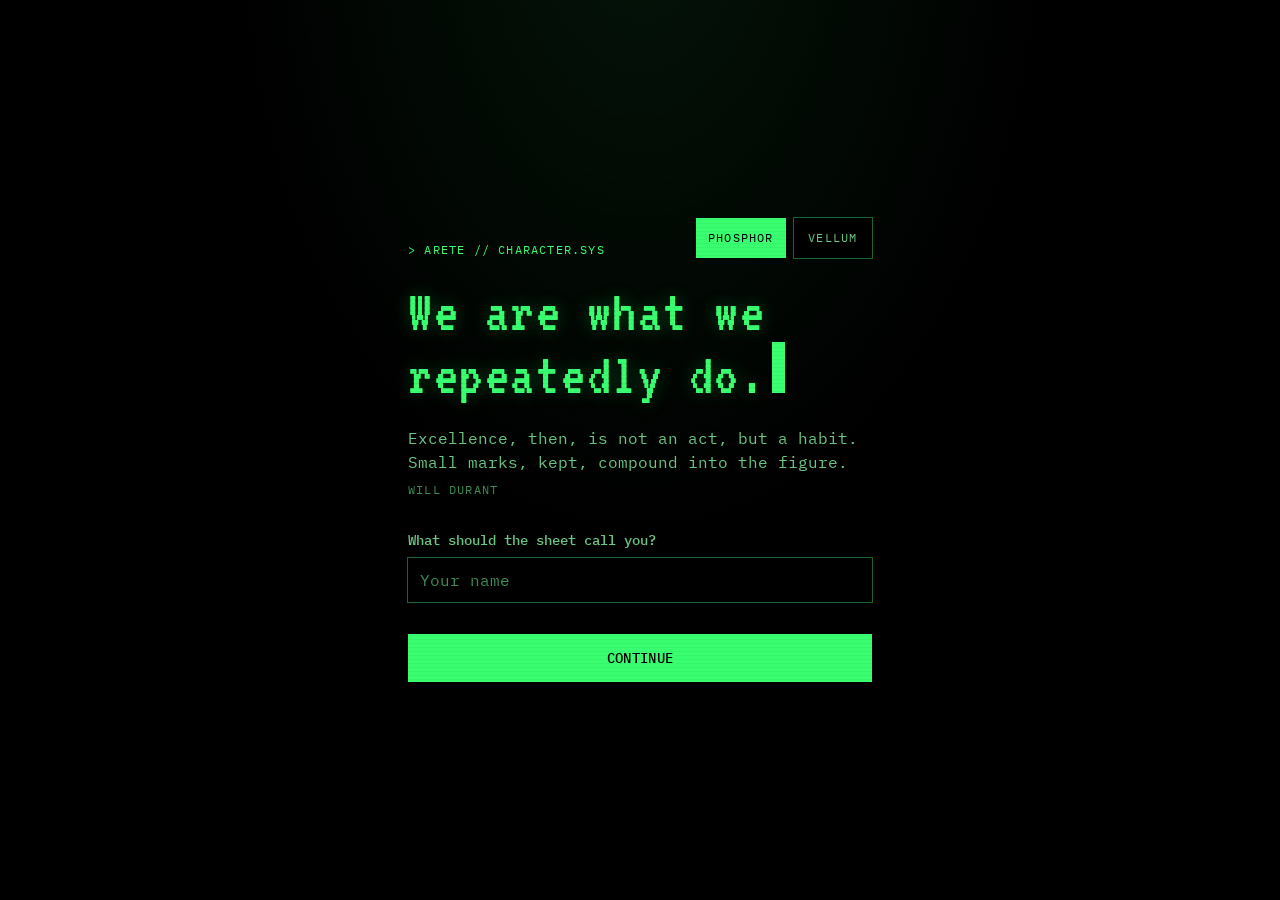
<file: index.html>
<!DOCTYPE html><html lang="en" class="antialiased"><head><meta charSet="utf-8"/><meta name="viewport" content="width=device-width, initial-scale=1"/><link rel="stylesheet" href="/assets/styles-DEzsxS85.css" data-precedence="default"/><link rel="stylesheet" href="https://fonts.googleapis.com/css2?family=Fraunces:opsz,wght@9..144,500;9..144,600&amp;family=IBM+Plex+Mono:wght@400;500;600&amp;family=VT323&amp;display=swap" data-precedence="default"/><title>Arête</title><meta name="description" content="A daily character sheet for the ideal you. Twenty marks. Five aspects."/><meta name="theme-color" content="#000000"/><meta name="apple-mobile-web-app-capable" content="yes"/><meta name="apple-mobile-web-app-title" content="Arête"/><meta name="apple-mobile-web-app-status-bar-style" content="black-translucent"/><link rel="modulepreload" href="/assets/index-C7gqMIcK.js"/><link rel="modulepreload" href="/assets/icons-h1r3RB-T.js"/><link rel="modulepreload" href="/assets/button-BshICICX.js"/><link rel="modulepreload" href="/assets/routes-DRcIa99C.js"/><link rel="modulepreload" href="/assets/card-B2ODcR4Z.js"/><link rel="modulepreload" href="/assets/psychology-BPgTAYSx.js"/><link rel="modulepreload" href="/assets/heatmap-CYT4aoVP.js"/><link rel="icon" type="image/svg+xml" href="/favicon.svg"/><link rel="manifest" href="/manifest.webmanifest"/><link rel="apple-touch-icon" href="/__grok/icon-180.png"/></head><body><main class="mx-auto flex min-h-dvh max-w-lg flex-col px-6 py-10 md:justify-center md:py-16"><div class="flex items-end justify-between gap-4"><p class="font-mono text-xs tracking-widest text-primary uppercase">&gt;<!-- --> Arete // character.sys</p><div role="group" aria-label="Look" class="flex gap-2 w-44 shrink-0"><button type="button" aria-pressed="true" class="h-10 flex-1 px-3 font-mono text-xs tracking-widest uppercase transition-colors duration-150 bg-primary text-primary-foreground">Phosphor</button><button type="button" aria-pressed="false" class="h-10 flex-1 px-3 font-mono text-xs tracking-widest uppercase transition-colors duration-150 bg-bg text-muted shadow-border hover:text-fg">Vellum</button></div></div><div class="mt-6 flex flex-col gap-8"><div><h1 class="font-display min-h-28 text-5xl tracking-wide sm:min-h-32 sm:text-6xl"><span class="caret" aria-hidden="true"></span></h1><p class="mt-4 text-muted transition-opacity duration-300 ease-out opacity-0">Excellence, then, is not an act, but a habit. Small marks, kept, compound into the figure.</p><p class="mt-2 font-mono text-xs tracking-widest text-subtle uppercase transition-opacity duration-300 opacity-0">Will Durant</p></div><div class="flex flex-col gap-8 transition-opacity duration-300 ease-out pointer-events-none opacity-0"><div class="flex flex-col gap-2"><label class="text-sm font-medium text-muted peer-disabled:cursor-not-allowed peer-disabled:opacity-50" for="name">What should the sheet call you?</label><input class="flex h-11 w-full rounded-none bg-bg px-3 py-2 font-mono text-base text-fg shadow-border transition-[box-shadow] duration-150 placeholder:text-subtle focus-visible:outline-none focus-visible:ring-2 focus-visible:ring-ring disabled:cursor-not-allowed disabled:opacity-50" id="name" placeholder="Your name" autoComplete="name" value=""/></div><button class="inline-flex items-center justify-center gap-2 whitespace-nowrap font-mono text-sm font-medium tracking-wide uppercase transition-[color,background-color,box-shadow,transform,opacity] duration-150 ease-out focus-visible:outline-none focus-visible:ring-2 focus-visible:ring-ring disabled:pointer-events-none disabled:opacity-50 [&amp;_svg]:pointer-events-none [&amp;_svg]:size-4 [&amp;_svg]:shrink-0 active:not-disabled:scale-[0.98] bg-primary text-primary-foreground hover:bg-primary/90 h-12 rounded-none px-6">Continue</button></div></div></main><section aria-label="Notifications alt+T" tabindex="-1" aria-live="polite" aria-relevant="additions text" aria-atomic="false" data-react-aria-top-layer="true"></section><script data-tsr-stream-part="">(self.$R=self.$R||{})["tsr"]=[];self.$_TSR={h(){this.hydrated=!0,this.c()},e(){this.streamEnded=!0,this.c()},c(){this.hydrated&&this.streamEnded&&(delete self.$_TSR,delete self.$R.tsr)},p(e){this.initialized?e():this.buffer.push(e)},buffer:[]};$_TSR.router=($R=>$R[0]={manifest:$R[1]={routes:$R[2]={__root__:$R[3]={preloads:$R[4]=["/assets/index-C7gqMIcK.js","/assets/icons-h1r3RB-T.js","/assets/button-BshICICX.js"],scripts:$R[5]=[$R[6]={attrs:$R[7]={type:"module",async:!0,src:"/assets/index-C7gqMIcK.js"}}]}}},matches:$R[8]=[$R[9]={i:"__root__",u:1791850312259,s:"success",ssr:!0}]})($R["tsr"]);$_TSR.e();{let s=document.currentScript,p;while((p=s.previousElementSibling)&&p.hasAttribute('data-tsr-stream-part'))p.remove();s.remove()}</script><script type="module" async="" src="/assets/index-C7gqMIcK.js"></script><script>document.currentScript.remove();/*$tsr-stream-boundary*/</script></body></html>
</file>
<file: assets/styles-DEzsxS85.css>
/*! tailwindcss v4.3.3 | MIT License | https://tailwindcss.com */
@layer properties{@supports (((-webkit-hyphens:none)) and (not (margin-trim:inline))) or ((-moz-orient:inline) and (not (color:rgb(from red r g b)))){*,:before,:after,::backdrop{--tw-translate-x:0;--tw-translate-y:0;--tw-translate-z:0;--tw-scale-x:1;--tw-scale-y:1;--tw-scale-z:1;--tw-rotate-x:initial;--tw-rotate-y:initial;--tw-rotate-z:initial;--tw-skew-x:initial;--tw-skew-y:initial;--tw-pan-x:initial;--tw-pan-y:initial;--tw-pinch-zoom:initial;--tw-space-y-reverse:0;--tw-space-x-reverse:0;--tw-divide-x-reverse:0;--tw-border-style:solid;--tw-divide-y-reverse:0;--tw-leading:initial;--tw-font-weight:initial;--tw-tracking:initial;--tw-ordinal:initial;--tw-slashed-zero:initial;--tw-numeric-figure:initial;--tw-numeric-spacing:initial;--tw-numeric-fraction:initial;--tw-shadow:0 0 #0000;--tw-shadow-color:initial;--tw-shadow-alpha:100%;--tw-inset-shadow:0 0 #0000;--tw-inset-shadow-color:initial;--tw-inset-shadow-alpha:100%;--tw-ring-color:initial;--tw-ring-shadow:0 0 #0000;--tw-inset-ring-color:initial;--tw-inset-ring-shadow:0 0 #0000;--tw-ring-inset:initial;--tw-ring-offset-width:0px;--tw-ring-offset-color:#fff;--tw-ring-offset-shadow:0 0 #0000;--tw-outline-style:solid;--tw-blur:initial;--tw-brightness:initial;--tw-contrast:initial;--tw-grayscale:initial;--tw-hue-rotate:initial;--tw-invert:initial;--tw-opacity:initial;--tw-saturate:initial;--tw-sepia:initial;--tw-drop-shadow:initial;--tw-drop-shadow-color:initial;--tw-drop-shadow-alpha:100%;--tw-drop-shadow-size:initial;--tw-backdrop-blur:initial;--tw-backdrop-brightness:initial;--tw-backdrop-contrast:initial;--tw-backdrop-grayscale:initial;--tw-backdrop-hue-rotate:initial;--tw-backdrop-invert:initial;--tw-backdrop-opacity:initial;--tw-backdrop-saturate:initial;--tw-backdrop-sepia:initial;--tw-duration:initial;--tw-ease:initial;--tw-content:""}}}@layer theme{:root,:host{--font-sans:"IBM Plex Mono", ui-monospace, "SF Mono", Menlo, Consolas, monospace;--font-mono:"IBM Plex Mono", ui-monospace, "SF Mono", Menlo, Consolas, monospace;--color-red-500:oklch(63.7% .237 25.331);--color-zinc-50:oklch(98.5% 0 none);--color-zinc-400:oklch(70.5% .015 286.067);--color-zinc-500:oklch(55.2% .016 285.938);--color-zinc-900:oklch(21% .006 285.885);--color-zinc-950:oklch(14.1% .005 285.823);--color-neutral-100:oklch(97% 0 none);--color-neutral-300:oklch(87% 0 none);--color-neutral-500:oklch(55.6% 0 none);--color-neutral-700:oklch(37.1% 0 none);--color-neutral-900:oklch(20.5% 0 none);--color-black:#000;--color-white:#fff;--spacing:.25rem;--container-xs:20rem;--container-sm:24rem;--container-md:28rem;--container-lg:32rem;--container-5xl:64rem;--text-xs:.75rem;--text-xs--line-height:calc(1 / .75);--text-sm:.875rem;--text-sm--line-height:calc(1.25 / .875);--text-base:1rem;--text-base--line-height:calc(1.5 / 1);--text-lg:1.125rem;--text-lg--line-height:calc(1.75 / 1.125);--text-xl:1.25rem;--text-xl--line-height:calc(1.75 / 1.25);--text-2xl:1.5rem;--text-2xl--line-height:calc(2 / 1.5);--text-3xl:1.875rem;--text-3xl--line-height:calc(2.25 / 1.875);--text-4xl:2.25rem;--text-4xl--line-height:calc(2.5 / 2.25);--text-5xl:3rem;--text-5xl--line-height:1;--text-6xl:3.75rem;--text-6xl--line-height:1;--font-weight-medium:500;--font-weight-semibold:600;--tracking-tight:-.025em;--tracking-wide:.025em;--tracking-widest:.1em;--leading-tight:1.25;--leading-snug:1.375;--leading-normal:1.5;--leading-relaxed:1.625;--radius-xs:0px;--radius-sm:0px;--radius-md:0px;--radius-lg:0px;--radius-xl:0px;--radius-2xl:1rem;--ease-in:cubic-bezier(.4, 0, 1, 1);--ease-out:cubic-bezier(.23, 1, .32, 1);--ease-in-out:cubic-bezier(.4, 0, .2, 1);--animate-pulse:pulse 2s cubic-bezier(.4, 0, .6, 1) infinite;--default-transition-duration:.15s;--default-transition-timing-function:cubic-bezier(.4, 0, .2, 1);--default-font-family:var(--font-sans);--default-mono-font-family:var(--font-mono);--font-display:"VT323", "IBM Plex Mono", ui-monospace, monospace;--color-bg:#000;--color-surface:#07140c;--color-elevated:#0d2418;--color-fg:#c8ffd4;--color-muted:#6dca86;--color-subtle:#3d8f58;--color-primary:#39ff70;--color-primary-foreground:#000;--color-background:#000;--color-foreground:#c8ffd4;--color-card:#07140c;--color-card-foreground:#c8ffd4;--color-border:#39ff7066;--color-ring:#39ff70;--color-good:#39ff70;--color-warn:#6dca86;--color-bad:#3d8f58;--shadow-border:0 0 0 1px #39ff7066;--shadow-border-hover:0 0 0 1px #39ff70;--ease-smooth-out:cubic-bezier(.22, 1, .36, 1)}}@layer base{*,:after,:before,::backdrop{box-sizing:border-box;border:0 solid;margin:0;padding:0}::file-selector-button{box-sizing:border-box;border:0 solid;margin:0;padding:0}html,:host{-webkit-text-size-adjust:100%;tab-size:4;line-height:1.5;font-family:var(--default-font-family,-apple-system, BlinkMacSystemFont, "Segoe UI", Roboto, "Helvetica Neue", "Noto Sans", Arial, sans-serif, "Apple Color Emoji", "Segoe UI Emoji", "Segoe UI Symbol", "Noto Color Emoji");font-feature-settings:var(--default-font-feature-settings,normal);font-variation-settings:var(--default-font-variation-settings,normal);-webkit-tap-highlight-color:transparent}hr{height:0;color:inherit;border-top-width:1px}abbr:where([title]){-webkit-text-decoration:underline dotted;text-decoration:underline dotted}h1,h2,h3,h4,h5,h6{font-size:inherit;font-weight:inherit}a{color:inherit;-webkit-text-decoration:inherit;-webkit-text-decoration:inherit;-webkit-text-decoration:inherit;-webkit-text-decoration:inherit;text-decoration:inherit}b,strong{font-weight:bolder}code,kbd,samp,pre{font-family:var(--default-mono-font-family,ui-monospace, SFMono-Regular, Menlo, Monaco, Consolas, "Liberation Mono", "Courier New", monospace);font-feature-settings:var(--default-mono-font-feature-settings,normal);font-variation-settings:var(--default-mono-font-variation-settings,normal);font-size:1em}small{font-size:80%}sub,sup{vertical-align:baseline;font-size:75%;line-height:0;position:relative}sub{bottom:-.25em}sup{top:-.5em}table{text-indent:0;border-color:inherit;border-collapse:collapse}:-moz-focusring:where(:not(iframe)){outline:auto}progress{vertical-align:baseline}summary{display:list-item}ol,ul,menu{list-style:none}img,svg,video,canvas,audio,iframe,embed,object{vertical-align:middle;display:block}img,video{max-width:100%;height:auto}button,input,select,optgroup,textarea{font:inherit;font-feature-settings:inherit;font-variation-settings:inherit;letter-spacing:inherit;color:inherit;opacity:1;background-color:#0000;border-radius:0}::file-selector-button{font:inherit;font-feature-settings:inherit;font-variation-settings:inherit;letter-spacing:inherit;color:inherit;opacity:1;background-color:#0000;border-radius:0}:where(select:is([multiple],[size])) optgroup{font-weight:bolder}:where(select:is([multiple],[size])) optgroup option{padding-inline-start:20px}::file-selector-button{margin-inline-end:4px}::placeholder{opacity:1}@supports (not ((-webkit-appearance:-apple-pay-button))) or (contain-intrinsic-size:1px){::placeholder{color:currentColor}@supports (color:color-mix(in lab, red, red)){::placeholder{color:color-mix(in oklab, currentcolor 50%, transparent)}}}textarea{resize:vertical}::-webkit-search-decoration{-webkit-appearance:none}::-webkit-date-and-time-value{min-height:1lh;text-align:inherit}::-webkit-datetime-edit{display:inline-flex}::-webkit-datetime-edit-fields-wrapper{padding:0}::-webkit-datetime-edit{padding-block:0}::-webkit-datetime-edit-year-field{padding-block:0}::-webkit-datetime-edit-month-field{padding-block:0}::-webkit-datetime-edit-day-field{padding-block:0}::-webkit-datetime-edit-hour-field{padding-block:0}::-webkit-datetime-edit-minute-field{padding-block:0}::-webkit-datetime-edit-second-field{padding-block:0}::-webkit-datetime-edit-millisecond-field{padding-block:0}::-webkit-datetime-edit-meridiem-field{padding-block:0}::-webkit-calendar-picker-indicator{line-height:1}:-moz-ui-invalid{box-shadow:none}button,input:where([type=button],[type=reset],[type=submit]){appearance:button}::file-selector-button{appearance:button}::-webkit-inner-spin-button{height:auto}::-webkit-outer-spin-button{height:auto}[hidden]:where(:not([hidden=until-found])){display:none!important}html{background:var(--color-bg);color:var(--color-fg);--lightningcss-light: ;--lightningcss-dark:initial;color-scheme:dark;-webkit-font-smoothing:antialiased;-moz-osx-font-smoothing:grayscale}body{background:radial-gradient(ellipse at 50% -10%, #39ff7014, transparent 46%), var(--color-bg);min-height:100dvh;color:var(--color-fg);font-family:var(--font-sans);line-height:1.5}h1,h2,h3{font-family:var(--font-display);text-wrap:balance;letter-spacing:.04em;color:var(--color-primary);text-shadow:0 0 18px #39ff7047;font-weight:400;line-height:1.05}p{text-wrap:pretty}button:not(:disabled),[role=button]:not(:disabled){cursor:pointer}*{border-color:var(--color-border)}::selection{background:var(--color-primary);color:var(--color-primary-foreground)}}@layer components;@layer utilities{.\@container{container-type:inline-size}.pointer-events-none{pointer-events:none}.collapse{visibility:collapse}.invisible{visibility:hidden}.visible{visibility:visible}.sr-only{clip-path:inset(50%);white-space:nowrap;border-width:0;width:1px;height:1px;margin:-1px;padding:0;position:absolute;overflow:hidden}.not-sr-only{clip-path:none;white-space:normal;width:auto;height:auto;margin:0;padding:0;position:static;overflow:visible}.absolute{position:absolute}.fixed{position:fixed}.relative{position:relative}.static{position:static}.sticky{position:sticky}.inset-0{inset:0}.inset-\[3px\]{inset:3px}.inset-x-0{inset-inline:0}.top-1\/2{top:50%}.top-4{top:calc(var(--spacing) * 4)}.right-1{right:var(--spacing)}.right-2{right:calc(var(--spacing) * 2)}.right-3{right:calc(var(--spacing) * 3)}.right-4{right:calc(var(--spacing) * 4)}.bottom-0{bottom:0}.left-1{left:var(--spacing)}.left-1\/2{left:50%}.left-2{left:calc(var(--spacing) * 2)}.left-3{left:calc(var(--spacing) * 3)}.left-4{left:calc(var(--spacing) * 4)}.isolate{isolation:isolate}.isolation-auto{isolation:auto}.z-40{z-index:40}.z-50{z-index:50}.container{width:100%}@media (width>=40rem){.container{max-width:40rem}}@media (width>=48rem){.container{max-width:48rem}}@media (width>=64rem){.container{max-width:64rem}}@media (width>=80rem){.container{max-width:80rem}}@media (width>=96rem){.container{max-width:96rem}}.mx-auto{margin-inline:auto}.mt-1{margin-top:var(--spacing)}.mt-2{margin-top:calc(var(--spacing) * 2)}.mt-3{margin-top:calc(var(--spacing) * 3)}.mt-4{margin-top:calc(var(--spacing) * 4)}.mt-6{margin-top:calc(var(--spacing) * 6)}.mb-2{margin-bottom:calc(var(--spacing) * 2)}.mb-3{margin-bottom:calc(var(--spacing) * 3)}.ml-px{margin-left:1px}.block{display:block}.contents{display:contents}.flex{display:flex}.flow-root{display:flow-root}.grid{display:grid}.hidden{display:none}.inline{display:inline}.inline-block{display:inline-block}.inline-flex{display:inline-flex}.inline-grid{display:inline-grid}.inline-table{display:inline-table}.list-item{display:list-item}.table{display:table}.table-caption{display:table-caption}.table-cell{display:table-cell}.table-column{display:table-column}.table-column-group{display:table-column-group}.table-footer-group{display:table-footer-group}.table-header-group{display:table-header-group}.table-row{display:table-row}.table-row-group{display:table-row-group}.aspect-square{aspect-ratio:1}.size-3{width:calc(var(--spacing) * 3);height:calc(var(--spacing) * 3)}.size-3\.5{width:calc(var(--spacing) * 3.5);height:calc(var(--spacing) * 3.5)}.size-4{width:calc(var(--spacing) * 4);height:calc(var(--spacing) * 4)}.size-5{width:calc(var(--spacing) * 5);height:calc(var(--spacing) * 5)}.size-10{width:calc(var(--spacing) * 10);height:calc(var(--spacing) * 10)}.size-11{width:calc(var(--spacing) * 11);height:calc(var(--spacing) * 11)}.size-full{width:100%;height:100%}.h-2{height:calc(var(--spacing) * 2)}.h-8{height:calc(var(--spacing) * 8)}.h-9{height:calc(var(--spacing) * 9)}.h-10{height:calc(var(--spacing) * 10)}.h-11{height:calc(var(--spacing) * 11)}.h-12{height:calc(var(--spacing) * 12)}.h-64{height:calc(var(--spacing) * 64)}.h-\[calc\(3\.5rem\+env\(safe-area-inset-bottom\)\)\]{height:calc(3.5rem + env(safe-area-inset-bottom))}.h-full{height:100%}.h-px{height:1px}.max-h-\[90dvh\]{max-height:90dvh}.min-h-11{min-height:calc(var(--spacing) * 11)}.min-h-24{min-height:calc(var(--spacing) * 24)}.min-h-28{min-height:calc(var(--spacing) * 28)}.min-h-dvh{min-height:100dvh}.min-h-screen{min-height:100vh}.w-4{width:calc(var(--spacing) * 4)}.w-8{width:calc(var(--spacing) * 8)}.w-14{width:calc(var(--spacing) * 14)}.w-24{width:calc(var(--spacing) * 24)}.w-44{width:calc(var(--spacing) * 44)}.w-52{width:calc(var(--spacing) * 52)}.w-60{width:calc(var(--spacing) * 60)}.w-64{width:calc(var(--spacing) * 64)}.w-\[calc\(100\%-2rem\)\]{width:calc(100% - 2rem)}.w-full{width:100%}.w-px{width:1px}.max-w-5xl{max-width:var(--container-5xl)}.max-w-lg{max-width:var(--container-lg)}.max-w-md{max-width:var(--container-md)}.max-w-sm{max-width:var(--container-sm)}.max-w-xs{max-width:var(--container-xs)}.min-w-0{min-width:0}.flex-1{flex:1}.shrink{flex-shrink:1}.shrink-0{flex-shrink:0}.grow{flex-grow:1}.border-collapse{border-collapse:collapse}.-translate-x-1\/2{--tw-translate-x:calc(calc(1 / 2 * 100%) * -1);translate:var(--tw-translate-x) var(--tw-translate-y)}.-translate-y-1\/2{--tw-translate-y:calc(calc(1 / 2 * 100%) * -1);translate:var(--tw-translate-x) var(--tw-translate-y)}.translate-none{translate:none}.scale-100{--tw-scale-x:100%;--tw-scale-y:100%;--tw-scale-z:100%;scale:var(--tw-scale-x) var(--tw-scale-y)}.scale-3d{scale:var(--tw-scale-x) var(--tw-scale-y) var(--tw-scale-z)}.scale-\[0\.25\]{scale:.25}.transform{transform:var(--tw-rotate-x,) var(--tw-rotate-y,) var(--tw-rotate-z,) var(--tw-skew-x,) var(--tw-skew-y,)}.animate-pulse{animation:var(--animate-pulse)}.cursor-pointer{cursor:pointer}.touch-pinch-zoom{--tw-pinch-zoom:pinch-zoom;touch-action:var(--tw-pan-x,) var(--tw-pan-y,) var(--tw-pinch-zoom,)}.resize{resize:both}.grid-cols-1{grid-template-columns:repeat(1,minmax(0,1fr))}.flex-col{flex-direction:column}.flex-col-reverse{flex-direction:column-reverse}.flex-wrap{flex-wrap:wrap}.place-items-center{place-items:center}.items-baseline{align-items:baseline}.items-center{align-items:center}.items-end{align-items:flex-end}.items-start{align-items:flex-start}.justify-between{justify-content:space-between}.justify-center{justify-content:center}.gap-1{gap:var(--spacing)}.gap-1\.5{gap:calc(var(--spacing) * 1.5)}.gap-2{gap:calc(var(--spacing) * 2)}.gap-3{gap:calc(var(--spacing) * 3)}.gap-4{gap:calc(var(--spacing) * 4)}.gap-6{gap:calc(var(--spacing) * 6)}.gap-8{gap:calc(var(--spacing) * 8)}:where(.space-y-3>:not(:last-child)){--tw-space-y-reverse:0;margin-block-start:calc(calc(var(--spacing) * 3) * var(--tw-space-y-reverse));margin-block-end:calc(calc(var(--spacing) * 3) * calc(1 - var(--tw-space-y-reverse)))}:where(.space-y-reverse>:not(:last-child)){--tw-space-y-reverse:1}:where(.space-x-reverse>:not(:last-child)){--tw-space-x-reverse:1}:where(.divide-x>:not(:last-child)){--tw-divide-x-reverse:0;border-inline-style:var(--tw-border-style);border-inline-start-width:calc(1px * var(--tw-divide-x-reverse));border-inline-end-width:calc(1px * calc(1 - var(--tw-divide-x-reverse)))}:where(.divide-y>:not(:last-child)){--tw-divide-y-reverse:0;border-bottom-style:var(--tw-border-style);border-top-style:var(--tw-border-style);border-top-width:calc(1px * var(--tw-divide-y-reverse));border-bottom-width:calc(1px * calc(1 - var(--tw-divide-y-reverse)))}:where(.divide-y-reverse>:not(:last-child)){--tw-divide-y-reverse:1}:where(.divide-border>:not(:last-child)){border-color:var(--color-border)}.truncate{text-overflow:ellipsis;white-space:nowrap;overflow:hidden}.overflow-hidden{overflow:hidden}.rounded{border-radius:.25rem}.rounded-2xl{border-radius:var(--radius-2xl)}.rounded-full{border-radius:2147483647px}.rounded-lg{border-radius:var(--radius-lg)}.rounded-md{border-radius:var(--radius-md)}.rounded-none{border-radius:0}.rounded-sm{border-radius:var(--radius-sm)}.rounded-xl{border-radius:var(--radius-xl)}.rounded-s{border-start-start-radius:.25rem;border-end-start-radius:.25rem}.rounded-ss{border-start-start-radius:.25rem}.rounded-e{border-start-end-radius:.25rem;border-end-end-radius:.25rem}.rounded-se{border-start-end-radius:.25rem}.rounded-ee{border-end-end-radius:.25rem}.rounded-es{border-end-start-radius:.25rem}.rounded-t{border-top-left-radius:.25rem;border-top-right-radius:.25rem}.rounded-l{border-top-left-radius:.25rem;border-bottom-left-radius:.25rem}.rounded-tl{border-top-left-radius:.25rem}.rounded-r{border-top-right-radius:.25rem;border-bottom-right-radius:.25rem}.rounded-tr{border-top-right-radius:.25rem}.rounded-b{border-bottom-right-radius:.25rem;border-bottom-left-radius:.25rem}.rounded-br{border-bottom-right-radius:.25rem}.rounded-bl{border-bottom-left-radius:.25rem}.border{border-style:var(--tw-border-style);border-width:1px}.border-0{border-style:var(--tw-border-style);border-width:0}.border-x{border-inline-style:var(--tw-border-style);border-inline-width:1px}.border-y{border-block-style:var(--tw-border-style);border-block-width:1px}.border-s{border-inline-start-style:var(--tw-border-style);border-inline-start-width:1px}.border-e{border-inline-end-style:var(--tw-border-style);border-inline-end-width:1px}.border-bs{border-block-start-style:var(--tw-border-style);border-block-start-width:1px}.border-be{border-block-end-style:var(--tw-border-style);border-block-end-width:1px}.border-t{border-top-style:var(--tw-border-style);border-top-width:1px}.border-r{border-right-style:var(--tw-border-style);border-right-width:1px}.border-b{border-bottom-style:var(--tw-border-style);border-bottom-width:1px}.border-l{border-left-style:var(--tw-border-style);border-left-width:1px}.border-border{border-color:var(--color-border)}.border-neutral-300{border-color:var(--color-neutral-300)}.bg-background{background-color:var(--color-background)}.bg-bad\/15{background-color:#3d8f5826}@supports (color:color-mix(in lab, red, red)){.bg-bad\/15{background-color:color-mix(in oklab, var(--color-bad) 15%, transparent)}}.bg-bg{background-color:var(--color-bg)}.bg-bg\/80{background-color:#000c}@supports (color:color-mix(in lab, red, red)){.bg-bg\/80{background-color:color-mix(in oklab, var(--color-bg) 80%, transparent)}}.bg-bg\/95{background-color:#000000f2}@supports (color:color-mix(in lab, red, red)){.bg-bg\/95{background-color:color-mix(in oklab, var(--color-bg) 95%, transparent)}}.bg-black{background-color:var(--color-black)}.bg-black\/10{background-color:#0000001a}@supports (color:color-mix(in lab, red, red)){.bg-black\/10{background-color:color-mix(in oklab, var(--color-black) 10%, transparent)}}.bg-border{background-color:var(--color-border)}.bg-card{background-color:var(--color-card)}.bg-elevated{background-color:var(--color-elevated)}.bg-good\/15{background-color:#39ff7026}@supports (color:color-mix(in lab, red, red)){.bg-good\/15{background-color:color-mix(in oklab, var(--color-good) 15%, transparent)}}.bg-primary{background-color:var(--color-primary)}.bg-primary\/20{background-color:#39ff7033}@supports (color:color-mix(in lab, red, red)){.bg-primary\/20{background-color:color-mix(in oklab, var(--color-primary) 20%, transparent)}}.bg-primary\/40{background-color:#39ff7066}@supports (color:color-mix(in lab, red, red)){.bg-primary\/40{background-color:color-mix(in oklab, var(--color-primary) 40%, transparent)}}.bg-primary\/60{background-color:#39ff7099}@supports (color:color-mix(in lab, red, red)){.bg-primary\/60{background-color:color-mix(in oklab, var(--color-primary) 60%, transparent)}}.bg-primary\/70{background-color:#39ff70b3}@supports (color:color-mix(in lab, red, red)){.bg-primary\/70{background-color:color-mix(in oklab, var(--color-primary) 70%, transparent)}}.bg-primary\/75{background-color:#39ff70bf}@supports (color:color-mix(in lab, red, red)){.bg-primary\/75{background-color:color-mix(in oklab, var(--color-primary) 75%, transparent)}}.bg-primary\/90{background-color:#39ff70e6}@supports (color:color-mix(in lab, red, red)){.bg-primary\/90{background-color:color-mix(in oklab, var(--color-primary) 90%, transparent)}}.bg-surface{background-color:var(--color-surface)}.bg-transparent{background-color:#0000}.bg-warn\/15{background-color:#6dca8626}@supports (color:color-mix(in lab, red, red)){.bg-warn\/15{background-color:color-mix(in oklab, var(--color-warn) 15%, transparent)}}.bg-zinc-50{background-color:var(--color-zinc-50)}.bg-repeat{background-repeat:repeat}.mask-no-clip{-webkit-mask-clip:no-clip;mask-clip:no-clip}.mask-repeat{-webkit-mask-repeat:repeat;mask-repeat:repeat}.object-cover{object-fit:cover}.p-2{padding:calc(var(--spacing) * 2)}.p-3{padding:calc(var(--spacing) * 3)}.p-5{padding:calc(var(--spacing) * 5)}.p-6{padding:calc(var(--spacing) * 6)}.p-8{padding:calc(var(--spacing) * 8)}.p-\[16px\]{padding:16px}.px-2{padding-inline:calc(var(--spacing) * 2)}.px-2\.5{padding-inline:calc(var(--spacing) * 2.5)}.px-3{padding-inline:calc(var(--spacing) * 3)}.px-4{padding-inline:calc(var(--spacing) * 4)}.px-5{padding-inline:calc(var(--spacing) * 5)}.px-6{padding-inline:calc(var(--spacing) * 6)}.py-0\.5{padding-block:calc(var(--spacing) * .5)}.py-1\.5{padding-block:calc(var(--spacing) * 1.5)}.py-2{padding-block:calc(var(--spacing) * 2)}.py-3{padding-block:calc(var(--spacing) * 3)}.py-10{padding-block:calc(var(--spacing) * 10)}.pt-0{padding-top:0}.pt-4{padding-top:calc(var(--spacing) * 4)}.pt-8{padding-top:calc(var(--spacing) * 8)}.pr-3\.5{padding-right:calc(var(--spacing) * 3.5)}.pr-6{padding-right:calc(var(--spacing) * 6)}.pr-8{padding-right:calc(var(--spacing) * 8)}.pb-4{padding-bottom:calc(var(--spacing) * 4)}.pb-6{padding-bottom:calc(var(--spacing) * 6)}.pb-8{padding-bottom:calc(var(--spacing) * 8)}.pb-10{padding-bottom:calc(var(--spacing) * 10)}.pb-\[calc\(4\.5rem\+env\(safe-area-inset-bottom\)\)\]{padding-bottom:calc(4.5rem + env(safe-area-inset-bottom))}.pb-\[env\(safe-area-inset-bottom\)\]{padding-bottom:env(safe-area-inset-bottom)}.pl-4{padding-left:calc(var(--spacing) * 4)}.text-center{text-align:center}.text-right{text-align:right}.font-\[Figtree\,ui-sans-serif\,system-ui\,sans-serif\]{font-family:Figtree,ui-sans-serif,system-ui,sans-serif}.font-display{font-family:var(--font-display)}.font-mono{font-family:var(--font-mono)}.text-2xl{font-size:var(--text-2xl);line-height:var(--tw-leading,var(--text-2xl--line-height))}.text-3xl{font-size:var(--text-3xl);line-height:var(--tw-leading,var(--text-3xl--line-height))}.text-4xl{font-size:var(--text-4xl);line-height:var(--tw-leading,var(--text-4xl--line-height))}.text-5xl{font-size:var(--text-5xl);line-height:var(--tw-leading,var(--text-5xl--line-height))}.text-6xl{font-size:var(--text-6xl);line-height:var(--tw-leading,var(--text-6xl--line-height))}.text-base{font-size:var(--text-base);line-height:var(--tw-leading,var(--text-base--line-height))}.text-lg{font-size:var(--text-lg);line-height:var(--tw-leading,var(--text-lg--line-height))}.text-sm{font-size:var(--text-sm);line-height:var(--tw-leading,var(--text-sm--line-height))}.text-xl{font-size:var(--text-xl);line-height:var(--tw-leading,var(--text-xl--line-height))}.text-xs{font-size:var(--text-xs);line-height:var(--tw-leading,var(--text-xs--line-height))}.text-\[13px\]{font-size:13px}.leading-none{--tw-leading:1;line-height:1}.leading-relaxed{--tw-leading:var(--leading-relaxed);line-height:var(--leading-relaxed)}.font-medium{--tw-font-weight:var(--font-weight-medium);font-weight:var(--font-weight-medium)}.font-semibold{--tw-font-weight:var(--font-weight-semibold);font-weight:var(--font-weight-semibold)}.tracking-tight{--tw-tracking:var(--tracking-tight);letter-spacing:var(--tracking-tight)}.tracking-wide{--tw-tracking:var(--tracking-wide);letter-spacing:var(--tracking-wide)}.tracking-widest{--tw-tracking:var(--tracking-widest);letter-spacing:var(--tracking-widest)}.text-balance{text-wrap:balance}.text-wrap{text-wrap:wrap}.break-words{overflow-wrap:break-word}.text-clip{text-overflow:clip}.text-ellipsis{text-overflow:ellipsis}.whitespace-nowrap{white-space:nowrap}.whitespace-pre-wrap{white-space:pre-wrap}.text-bad{color:var(--color-bad)}.text-bg{color:var(--color-bg)}.text-card-foreground{color:var(--color-card-foreground)}.text-elevated{color:var(--color-elevated)}.text-fg{color:var(--color-fg)}.text-foreground{color:var(--color-foreground)}.text-good{color:var(--color-good)}.text-muted{color:var(--color-muted)}.text-neutral-500{color:var(--color-neutral-500)}.text-primary{color:var(--color-primary)}.text-primary-foreground{color:var(--color-primary-foreground)}.text-red-500{color:var(--color-red-500)}.text-subtle{color:var(--color-subtle)}.text-warn{color:var(--color-warn)}.text-white{color:var(--color-white)}.text-zinc-500{color:var(--color-zinc-500)}.text-zinc-900{color:var(--color-zinc-900)}.capitalize{text-transform:capitalize}.lowercase{text-transform:lowercase}.normal-case{text-transform:none}.uppercase{text-transform:uppercase}.italic{font-style:italic}.not-italic{font-style:normal}.diagonal-fractions{--tw-numeric-fraction:diagonal-fractions;font-variant-numeric:var(--tw-ordinal,) var(--tw-slashed-zero,) var(--tw-numeric-figure,) var(--tw-numeric-spacing,) var(--tw-numeric-fraction,)}.lining-nums{--tw-numeric-figure:lining-nums;font-variant-numeric:var(--tw-ordinal,) var(--tw-slashed-zero,) var(--tw-numeric-figure,) var(--tw-numeric-spacing,) var(--tw-numeric-fraction,)}.oldstyle-nums{--tw-numeric-figure:oldstyle-nums;font-variant-numeric:var(--tw-ordinal,) var(--tw-slashed-zero,) var(--tw-numeric-figure,) var(--tw-numeric-spacing,) var(--tw-numeric-fraction,)}.ordinal{--tw-ordinal:ordinal;font-variant-numeric:var(--tw-ordinal,) var(--tw-slashed-zero,) var(--tw-numeric-figure,) var(--tw-numeric-spacing,) var(--tw-numeric-fraction,)}.proportional-nums{--tw-numeric-spacing:proportional-nums;font-variant-numeric:var(--tw-ordinal,) var(--tw-slashed-zero,) var(--tw-numeric-figure,) var(--tw-numeric-spacing,) var(--tw-numeric-fraction,)}.slashed-zero{--tw-slashed-zero:slashed-zero;font-variant-numeric:var(--tw-ordinal,) var(--tw-slashed-zero,) var(--tw-numeric-figure,) var(--tw-numeric-spacing,) var(--tw-numeric-fraction,)}.stacked-fractions{--tw-numeric-fraction:stacked-fractions;font-variant-numeric:var(--tw-ordinal,) var(--tw-slashed-zero,) var(--tw-numeric-figure,) var(--tw-numeric-spacing,) var(--tw-numeric-fraction,)}.tabular-nums{--tw-numeric-spacing:tabular-nums;font-variant-numeric:var(--tw-ordinal,) var(--tw-slashed-zero,) var(--tw-numeric-figure,) var(--tw-numeric-spacing,) var(--tw-numeric-fraction,)}.normal-nums{font-variant-numeric:normal}.line-through{text-decoration-line:line-through}.no-underline{text-decoration-line:none}.overline{text-decoration-line:overline}.underline{text-decoration-line:underline}.underline-offset-4{text-underline-offset:4px}.antialiased{-webkit-font-smoothing:antialiased;-moz-osx-font-smoothing:grayscale}.subpixel-antialiased{-webkit-font-smoothing:auto;-moz-osx-font-smoothing:auto}.opacity-0{opacity:0}.opacity-70{opacity:.7}.opacity-100{opacity:1}.shadow{--tw-shadow:0 1px 3px 0 var(--tw-shadow-color,#0000001a), 0 1px 2px -1px var(--tw-shadow-color,#0000001a);box-shadow:var(--tw-inset-shadow), var(--tw-inset-ring-shadow), var(--tw-ring-offset-shadow), var(--tw-ring-shadow), var(--tw-shadow)}.shadow-border{--tw-shadow:0 0 0 1px var(--tw-shadow-color,#39ff7066);box-shadow:var(--tw-inset-shadow), var(--tw-inset-ring-shadow), var(--tw-ring-offset-shadow), var(--tw-ring-shadow), var(--tw-shadow)}.ring{--tw-ring-shadow:var(--tw-ring-inset,) 0 0 0 calc(1px + var(--tw-ring-offset-width)) var(--tw-ring-color,currentcolor);box-shadow:var(--tw-inset-shadow), var(--tw-inset-ring-shadow), var(--tw-ring-offset-shadow), var(--tw-ring-shadow), var(--tw-shadow)}.inset-ring{--tw-inset-ring-shadow:inset 0 0 0 1px var(--tw-inset-ring-color,currentcolor);box-shadow:var(--tw-inset-shadow), var(--tw-inset-ring-shadow), var(--tw-ring-offset-shadow), var(--tw-ring-shadow), var(--tw-shadow)}.ring-ring{--tw-ring-color:var(--color-ring)}.outline,.outline-1{outline-style:var(--tw-outline-style);outline-width:1px}.-outline-offset-1{outline-offset:calc(1px * -1)}.outline-black\/10{outline-color:#0000001a}@supports (color:color-mix(in lab, red, red)){.outline-black\/10{outline-color:color-mix(in oklab, var(--color-black) 10%, transparent)}}.blur{--tw-blur:blur(8px);filter:var(--tw-blur,) var(--tw-brightness,) var(--tw-contrast,) var(--tw-grayscale,) var(--tw-hue-rotate,) var(--tw-invert,) var(--tw-saturate,) var(--tw-sepia,) var(--tw-drop-shadow,)}.blur-\[4px\]{--tw-blur:blur(4px);filter:var(--tw-blur,) var(--tw-brightness,) var(--tw-contrast,) var(--tw-grayscale,) var(--tw-hue-rotate,) var(--tw-invert,) var(--tw-saturate,) var(--tw-sepia,) var(--tw-drop-shadow,)}.blur-none{--tw-blur: ;filter:var(--tw-blur,) var(--tw-brightness,) var(--tw-contrast,) var(--tw-grayscale,) var(--tw-hue-rotate,) var(--tw-invert,) var(--tw-saturate,) var(--tw-sepia,) var(--tw-drop-shadow,)}.drop-shadow{--tw-drop-shadow-size:drop-shadow(0 1px 2px var(--tw-drop-shadow-color,#0000001a)) drop-shadow(0 1px 1px var(--tw-drop-shadow-color,#0000000f));--tw-drop-shadow:drop-shadow(0 1px 2px #0000001a) drop-shadow(0 1px 1px #0000000f);filter:var(--tw-blur,) var(--tw-brightness,) var(--tw-contrast,) var(--tw-grayscale,) var(--tw-hue-rotate,) var(--tw-invert,) var(--tw-saturate,) var(--tw-sepia,) var(--tw-drop-shadow,)}.grayscale{--tw-grayscale:grayscale(100%);filter:var(--tw-blur,) var(--tw-brightness,) var(--tw-contrast,) var(--tw-grayscale,) var(--tw-hue-rotate,) var(--tw-invert,) var(--tw-saturate,) var(--tw-sepia,) var(--tw-drop-shadow,)}.invert{--tw-invert:invert(100%);filter:var(--tw-blur,) var(--tw-brightness,) var(--tw-contrast,) var(--tw-grayscale,) var(--tw-hue-rotate,) var(--tw-invert,) var(--tw-saturate,) var(--tw-sepia,) var(--tw-drop-shadow,)}.sepia{--tw-sepia:sepia(100%);filter:var(--tw-blur,) var(--tw-brightness,) var(--tw-contrast,) var(--tw-grayscale,) var(--tw-hue-rotate,) var(--tw-invert,) var(--tw-saturate,) var(--tw-sepia,) var(--tw-drop-shadow,)}.filter{filter:var(--tw-blur,) var(--tw-brightness,) var(--tw-contrast,) var(--tw-grayscale,) var(--tw-hue-rotate,) var(--tw-invert,) var(--tw-saturate,) var(--tw-sepia,) var(--tw-drop-shadow,)}.backdrop-blur{--tw-backdrop-blur:blur(8px);-webkit-backdrop-filter:var(--tw-backdrop-blur,) var(--tw-backdrop-brightness,) var(--tw-backdrop-contrast,) var(--tw-backdrop-grayscale,) var(--tw-backdrop-hue-rotate,) var(--tw-backdrop-invert,) var(--tw-backdrop-opacity,) var(--tw-backdrop-saturate,) var(--tw-backdrop-sepia,);backdrop-filter:var(--tw-backdrop-blur,) var(--tw-backdrop-brightness,) var(--tw-backdrop-contrast,) var(--tw-backdrop-grayscale,) var(--tw-backdrop-hue-rotate,) var(--tw-backdrop-invert,) var(--tw-backdrop-opacity,) var(--tw-backdrop-saturate,) var(--tw-backdrop-sepia,)}.backdrop-grayscale{--tw-backdrop-grayscale:grayscale(100%);-webkit-backdrop-filter:var(--tw-backdrop-blur,) var(--tw-backdrop-brightness,) var(--tw-backdrop-contrast,) var(--tw-backdrop-grayscale,) var(--tw-backdrop-hue-rotate,) var(--tw-backdrop-invert,) var(--tw-backdrop-opacity,) var(--tw-backdrop-saturate,) var(--tw-backdrop-sepia,);backdrop-filter:var(--tw-backdrop-blur,) var(--tw-backdrop-brightness,) var(--tw-backdrop-contrast,) var(--tw-backdrop-grayscale,) var(--tw-backdrop-hue-rotate,) var(--tw-backdrop-invert,) var(--tw-backdrop-opacity,) var(--tw-backdrop-saturate,) var(--tw-backdrop-sepia,)}.backdrop-invert{--tw-backdrop-invert:invert(100%);-webkit-backdrop-filter:var(--tw-backdrop-blur,) var(--tw-backdrop-brightness,) var(--tw-backdrop-contrast,) var(--tw-backdrop-grayscale,) var(--tw-backdrop-hue-rotate,) var(--tw-backdrop-invert,) var(--tw-backdrop-opacity,) var(--tw-backdrop-saturate,) var(--tw-backdrop-sepia,);backdrop-filter:var(--tw-backdrop-blur,) var(--tw-backdrop-brightness,) var(--tw-backdrop-contrast,) var(--tw-backdrop-grayscale,) var(--tw-backdrop-hue-rotate,) var(--tw-backdrop-invert,) var(--tw-backdrop-opacity,) var(--tw-backdrop-saturate,) var(--tw-backdrop-sepia,)}.backdrop-sepia{--tw-backdrop-sepia:sepia(100%);-webkit-backdrop-filter:var(--tw-backdrop-blur,) var(--tw-backdrop-brightness,) var(--tw-backdrop-contrast,) var(--tw-backdrop-grayscale,) var(--tw-backdrop-hue-rotate,) var(--tw-backdrop-invert,) var(--tw-backdrop-opacity,) var(--tw-backdrop-saturate,) var(--tw-backdrop-sepia,);backdrop-filter:var(--tw-backdrop-blur,) var(--tw-backdrop-brightness,) var(--tw-backdrop-contrast,) var(--tw-backdrop-grayscale,) var(--tw-backdrop-hue-rotate,) var(--tw-backdrop-invert,) var(--tw-backdrop-opacity,) var(--tw-backdrop-saturate,) var(--tw-backdrop-sepia,)}.backdrop-filter{-webkit-backdrop-filter:var(--tw-backdrop-blur,) var(--tw-backdrop-brightness,) var(--tw-backdrop-contrast,) var(--tw-backdrop-grayscale,) var(--tw-backdrop-hue-rotate,) var(--tw-backdrop-invert,) var(--tw-backdrop-opacity,) var(--tw-backdrop-saturate,) var(--tw-backdrop-sepia,);backdrop-filter:var(--tw-backdrop-blur,) var(--tw-backdrop-brightness,) var(--tw-backdrop-contrast,) var(--tw-backdrop-grayscale,) var(--tw-backdrop-hue-rotate,) var(--tw-backdrop-invert,) var(--tw-backdrop-opacity,) var(--tw-backdrop-saturate,) var(--tw-backdrop-sepia,)}.transition{transition-property:color,background-color,border-color,outline-color,text-decoration-color,fill,stroke,--tw-gradient-from,--tw-gradient-via,--tw-gradient-to,opacity,box-shadow,transform,translate,scale,rotate,filter,-webkit-backdrop-filter,backdrop-filter,display,content-visibility,overlay,pointer-events;transition-timing-function:var(--tw-ease,var(--default-transition-timing-function));transition-duration:var(--tw-duration,var(--default-transition-duration))}.transition-\[background-color\,color\,box-shadow\]{transition-property:background-color,color,box-shadow;transition-timing-function:var(--tw-ease,var(--default-transition-timing-function));transition-duration:var(--tw-duration,var(--default-transition-duration))}.transition-\[box-shadow\]{transition-property:box-shadow;transition-timing-function:var(--tw-ease,var(--default-transition-timing-function));transition-duration:var(--tw-duration,var(--default-transition-duration))}.transition-\[color\,background-color\,box-shadow\,transform\,opacity\]{transition-property:color,background-color,box-shadow,transform,opacity;transition-timing-function:var(--tw-ease,var(--default-transition-timing-function));transition-duration:var(--tw-duration,var(--default-transition-duration))}.transition-\[opacity\,filter\,scale\]{transition-property:opacity,filter,scale;transition-timing-function:var(--tw-ease,var(--default-transition-timing-function));transition-duration:var(--tw-duration,var(--default-transition-duration))}.transition-\[scale\,background-color\]{transition-property:scale,background-color;transition-timing-function:var(--tw-ease,var(--default-transition-timing-function));transition-duration:var(--tw-duration,var(--default-transition-duration))}.transition-\[scale\,opacity\,filter\]{transition-property:scale,opacity,filter;transition-timing-function:var(--tw-ease,var(--default-transition-timing-function));transition-duration:var(--tw-duration,var(--default-transition-duration))}.transition-\[width\]{transition-property:width;transition-timing-function:var(--tw-ease,var(--default-transition-timing-function));transition-duration:var(--tw-duration,var(--default-transition-duration))}.transition-colors{transition-property:color,background-color,border-color,outline-color,text-decoration-color,fill,stroke,--tw-gradient-from,--tw-gradient-via,--tw-gradient-to;transition-timing-function:var(--tw-ease,var(--default-transition-timing-function));transition-duration:var(--tw-duration,var(--default-transition-duration))}.transition-opacity{transition-property:opacity;transition-timing-function:var(--tw-ease,var(--default-transition-timing-function));transition-duration:var(--tw-duration,var(--default-transition-duration))}.transition-transform{transition-property:transform,translate,scale,rotate;transition-timing-function:var(--tw-ease,var(--default-transition-timing-function));transition-duration:var(--tw-duration,var(--default-transition-duration))}.duration-150{--tw-duration:.15s;transition-duration:.15s}.duration-200{--tw-duration:.2s;transition-duration:.2s}.duration-300{--tw-duration:.3s;transition-duration:.3s}.ease-\[cubic-bezier\(0\.2\,0\,0\,1\)\]{--tw-ease:cubic-bezier(.2,0,0,1);transition-timing-function:cubic-bezier(.2,0,0,1)}.ease-in{--tw-ease:var(--ease-in);transition-timing-function:var(--ease-in)}.ease-in-out{--tw-ease:var(--ease-in-out);transition-timing-function:var(--ease-in-out)}.ease-out{--tw-ease:var(--ease-out);transition-timing-function:var(--ease-out)}:where(.divide-x-reverse>:not(:last-child)){--tw-divide-x-reverse:1}.ring-inset{--tw-ring-inset:inset}.peer-disabled\:cursor-not-allowed:is(:where(.peer):disabled~*){cursor:not-allowed}.peer-disabled\:opacity-50:is(:where(.peer):disabled~*){opacity:.5}.placeholder\:text-subtle::placeholder{color:var(--color-subtle)}.after\:absolute:after{content:var(--tw-content);position:absolute}.after\:top-1\/2:after{content:var(--tw-content);top:50%}.after\:left-1\/2:after{content:var(--tw-content);left:50%}.after\:size-10:after{content:var(--tw-content);width:calc(var(--spacing) * 10);height:calc(var(--spacing) * 10)}.after\:-translate-1\/2:after{content:var(--tw-content);--tw-translate-x:calc(calc(1 / 2 * 100%) * -1);--tw-translate-y:calc(calc(1 / 2 * 100%) * -1);translate:var(--tw-translate-x) var(--tw-translate-y)}@media (hover:hover){.hover\:bg-elevated:hover{background-color:var(--color-elevated)}.hover\:bg-neutral-100:hover{background-color:var(--color-neutral-100)}.hover\:bg-primary\/90:hover{background-color:#39ff70e6}@supports (color:color-mix(in lab, red, red)){.hover\:bg-primary\/90:hover{background-color:color-mix(in oklab, var(--color-primary) 90%, transparent)}}.hover\:text-fg:hover{color:var(--color-fg)}.hover\:underline:hover{text-decoration-line:underline}}.focus-visible\:ring-2:focus-visible{--tw-ring-shadow:var(--tw-ring-inset,) 0 0 0 calc(2px + var(--tw-ring-offset-width)) var(--tw-ring-color,currentcolor);box-shadow:var(--tw-inset-shadow), var(--tw-inset-ring-shadow), var(--tw-ring-offset-shadow), var(--tw-ring-shadow), var(--tw-shadow)}.focus-visible\:ring-ring:focus-visible{--tw-ring-color:var(--color-ring)}.focus-visible\:outline-none:focus-visible{--tw-outline-style:none;outline-style:none}.active\:scale-\[0\.96\]:active,.active\:not-disabled\:scale-\[0\.96\]:active:not(:disabled){scale:.96}.active\:not-disabled\:scale-\[0\.98\]:active:not(:disabled){scale:.98}.disabled\:pointer-events-none:disabled{pointer-events:none}.disabled\:cursor-not-allowed:disabled{cursor:not-allowed}.disabled\:cursor-wait:disabled{cursor:wait}.disabled\:no-underline:disabled{text-decoration-line:none}.disabled\:opacity-50:disabled{opacity:.5}@media (width>=40rem){.sm\:block{display:block}.sm\:h-72{height:calc(var(--spacing) * 72)}.sm\:min-h-28{min-height:calc(var(--spacing) * 28)}.sm\:min-h-32{min-height:calc(var(--spacing) * 32)}.sm\:flex-1{flex:1}.sm\:grid-cols-5{grid-template-columns:repeat(5,minmax(0,1fr))}.sm\:flex-row{flex-direction:row}.sm\:flex-wrap{flex-wrap:wrap}.sm\:items-center{align-items:center}.sm\:justify-between{justify-content:space-between}.sm\:justify-end{justify-content:flex-end}.sm\:gap-4{gap:calc(var(--spacing) * 4)}.sm\:text-5xl{font-size:var(--text-5xl);line-height:var(--tw-leading,var(--text-5xl--line-height))}.sm\:text-6xl{font-size:var(--text-6xl);line-height:var(--tw-leading,var(--text-6xl--line-height))}}@media (width>=48rem){.md\:inset-y-0{inset-block:0}.md\:right-0{right:0}.md\:left-auto{left:auto}.md\:flex{display:flex}.md\:hidden{display:none}.md\:h-full{height:100%}.md\:w-full{width:100%}.md\:max-w-md{max-width:var(--container-md)}.md\:justify-center{justify-content:center}.md\:px-6{padding-inline:calc(var(--spacing) * 6)}.md\:py-16{padding-block:calc(var(--spacing) * 16)}.md\:pt-10{padding-top:calc(var(--spacing) * 10)}.md\:pb-10{padding-bottom:calc(var(--spacing) * 10)}}@media (prefers-color-scheme:dark){.dark\:border-neutral-700{border-color:var(--color-neutral-700)}.dark\:bg-white\/20{background-color:#fff3}@supports (color:color-mix(in lab, red, red)){.dark\:bg-white\/20{background-color:color-mix(in oklab, var(--color-white) 20%, transparent)}}.dark\:bg-zinc-950{background-color:var(--color-zinc-950)}.dark\:text-zinc-50{color:var(--color-zinc-50)}.dark\:text-zinc-400{color:var(--color-zinc-400)}.dark\:outline-white\/10{outline-color:#ffffff1a}@supports (color:color-mix(in lab, red, red)){.dark\:outline-white\/10{outline-color:color-mix(in oklab, var(--color-white) 10%, transparent)}}@media (hover:hover){.dark\:hover\:bg-neutral-900:hover{background-color:var(--color-neutral-900)}}}.\[\&_svg\]\:pointer-events-none svg{pointer-events:none}.\[\&_svg\]\:size-4 svg{width:calc(var(--spacing) * 4);height:calc(var(--spacing) * 4)}.\[\&_svg\]\:shrink-0 svg{flex-shrink:0}.\[\&\.active\]\:bg-elevated.active{background-color:var(--color-elevated)}.\[\&\.active\]\:text-primary.active{color:var(--color-primary)}}body:before{content:"";pointer-events:none;z-index:50;opacity:.14;background:repeating-linear-gradient(#0000 0 3px,#00000047 3px 4px);position:fixed;inset:0}.seal-num{text-shadow:0 0 22px #39ff708c}.pip-live{box-shadow:0 0 14px #39ff708c}.nav-link.active{color:var(--color-primary);box-shadow:inset 0 -2px 0 var(--color-primary)}.side-link.active{color:var(--color-primary);box-shadow:inset 3px 0 0 var(--color-primary)}.caret,.caret-done{vertical-align:baseline;background:currentColor;width:.55ch;height:.85em;margin-left:.12em;animation:1.05s step-end infinite caret-blink;display:inline-block}@keyframes caret-blink{50%{background:0 0}}html[data-theme=vellum]{--font-display:"Fraunces", Georgia, "Times New Roman", serif;--color-bg:#f4efe4;--color-surface:#fbf7ef;--color-elevated:#e7dcc8;--color-fg:#241c14;--color-muted:#5e5348;--color-subtle:#8c7d6c;--color-primary:#241c14;--color-primary-foreground:#f4efe4;--color-secondary:#fbf7ef;--color-secondary-foreground:#241c14;--color-background:#f4efe4;--color-foreground:#241c14;--color-card:#fbf7ef;--color-card-foreground:#241c14;--color-border:#241c1433;--color-input:#241c1433;--color-ring:#241c14;--color-accent:#241c14;--color-accent-fg:#f4efe4;--color-good:#241c14;--color-warn:#5e5348;--color-bad:#8c7d6c;--color-destructive:#241c14;--shadow-border:0 0 0 1px #241c1433;--shadow-border-hover:0 0 0 1px #241c14;--lightningcss-light:initial;--lightningcss-dark: ;color-scheme:light}html[data-theme=vellum] body{background:var(--color-bg)}html[data-theme=vellum] body:before{opacity:0}html[data-theme=vellum] h1,html[data-theme=vellum] h2,html[data-theme=vellum] h3,html[data-theme=vellum] .seal-num{text-shadow:none;letter-spacing:-.02em}html[data-theme=vellum] .pip-live{box-shadow:none}@media (prefers-reduced-motion:reduce){*,:before,:after{transition-duration:.01ms!important;animation-duration:.01ms!important;animation-iteration-count:1!important}.caret,.caret-done{animation:none}h1,h2,h3,.seal-num{text-shadow:none}}@property --tw-translate-x{syntax:"*";inherits:false;initial-value:0}@property --tw-translate-y{syntax:"*";inherits:false;initial-value:0}@property --tw-translate-z{syntax:"*";inherits:false;initial-value:0}@property --tw-scale-x{syntax:"*";inherits:false;initial-value:1}@property --tw-scale-y{syntax:"*";inherits:false;initial-value:1}@property --tw-scale-z{syntax:"*";inherits:false;initial-value:1}@property --tw-rotate-x{syntax:"*";inherits:false}@property --tw-rotate-y{syntax:"*";inherits:false}@property --tw-rotate-z{syntax:"*";inherits:false}@property --tw-skew-x{syntax:"*";inherits:false}@property --tw-skew-y{syntax:"*";inherits:false}@property --tw-pan-x{syntax:"*";inherits:false}@property --tw-pan-y{syntax:"*";inherits:false}@property --tw-pinch-zoom{syntax:"*";inherits:false}@property --tw-space-y-reverse{syntax:"*";inherits:false;initial-value:0}@property --tw-space-x-reverse{syntax:"*";inherits:false;initial-value:0}@property --tw-divide-x-reverse{syntax:"*";inherits:false;initial-value:0}@property --tw-border-style{syntax:"*";inherits:false;initial-value:solid}@property --tw-divide-y-reverse{syntax:"*";inherits:false;initial-value:0}@property --tw-leading{syntax:"*";inherits:false}@property --tw-font-weight{syntax:"*";inherits:false}@property --tw-tracking{syntax:"*";inherits:false}@property --tw-ordinal{syntax:"*";inherits:false}@property --tw-slashed-zero{syntax:"*";inherits:false}@property --tw-numeric-figure{syntax:"*";inherits:false}@property --tw-numeric-spacing{syntax:"*";inherits:false}@property --tw-numeric-fraction{syntax:"*";inherits:false}@property --tw-shadow{syntax:"*";inherits:false;initial-value:0 0 #0000}@property --tw-shadow-color{syntax:"*";inherits:false}@property --tw-shadow-alpha{syntax:"<percentage>";inherits:false;initial-value:100%}@property --tw-inset-shadow{syntax:"*";inherits:false;initial-value:0 0 #0000}@property --tw-inset-shadow-color{syntax:"*";inherits:false}@property --tw-inset-shadow-alpha{syntax:"<percentage>";inherits:false;initial-value:100%}@property --tw-ring-color{syntax:"*";inherits:false}@property --tw-ring-shadow{syntax:"*";inherits:false;initial-value:0 0 #0000}@property --tw-inset-ring-color{syntax:"*";inherits:false}@property --tw-inset-ring-shadow{syntax:"*";inherits:false;initial-value:0 0 #0000}@property --tw-ring-inset{syntax:"*";inherits:false}@property --tw-ring-offset-width{syntax:"<length>";inherits:false;initial-value:0}@property --tw-ring-offset-color{syntax:"*";inherits:false;initial-value:#fff}@property --tw-ring-offset-shadow{syntax:"*";inherits:false;initial-value:0 0 #0000}@property --tw-outline-style{syntax:"*";inherits:false;initial-value:solid}@property --tw-blur{syntax:"*";inherits:false}@property --tw-brightness{syntax:"*";inherits:false}@property --tw-contrast{syntax:"*";inherits:false}@property --tw-grayscale{syntax:"*";inherits:false}@property --tw-hue-rotate{syntax:"*";inherits:false}@property --tw-invert{syntax:"*";inherits:false}@property --tw-opacity{syntax:"*";inherits:false}@property --tw-saturate{syntax:"*";inherits:false}@property --tw-sepia{syntax:"*";inherits:false}@property --tw-drop-shadow{syntax:"*";inherits:false}@property --tw-drop-shadow-color{syntax:"*";inherits:false}@property --tw-drop-shadow-alpha{syntax:"<percentage>";inherits:false;initial-value:100%}@property --tw-drop-shadow-size{syntax:"*";inherits:false}@property --tw-backdrop-blur{syntax:"*";inherits:false}@property --tw-backdrop-brightness{syntax:"*";inherits:false}@property --tw-backdrop-contrast{syntax:"*";inherits:false}@property --tw-backdrop-grayscale{syntax:"*";inherits:false}@property --tw-backdrop-hue-rotate{syntax:"*";inherits:false}@property --tw-backdrop-invert{syntax:"*";inherits:false}@property --tw-backdrop-opacity{syntax:"*";inherits:false}@property --tw-backdrop-saturate{syntax:"*";inherits:false}@property --tw-backdrop-sepia{syntax:"*";inherits:false}@property --tw-duration{syntax:"*";inherits:false}@property --tw-ease{syntax:"*";inherits:false}@property --tw-content{syntax:"*";inherits:false;initial-value:""}@keyframes pulse{50%{opacity:.5}}
</file>
